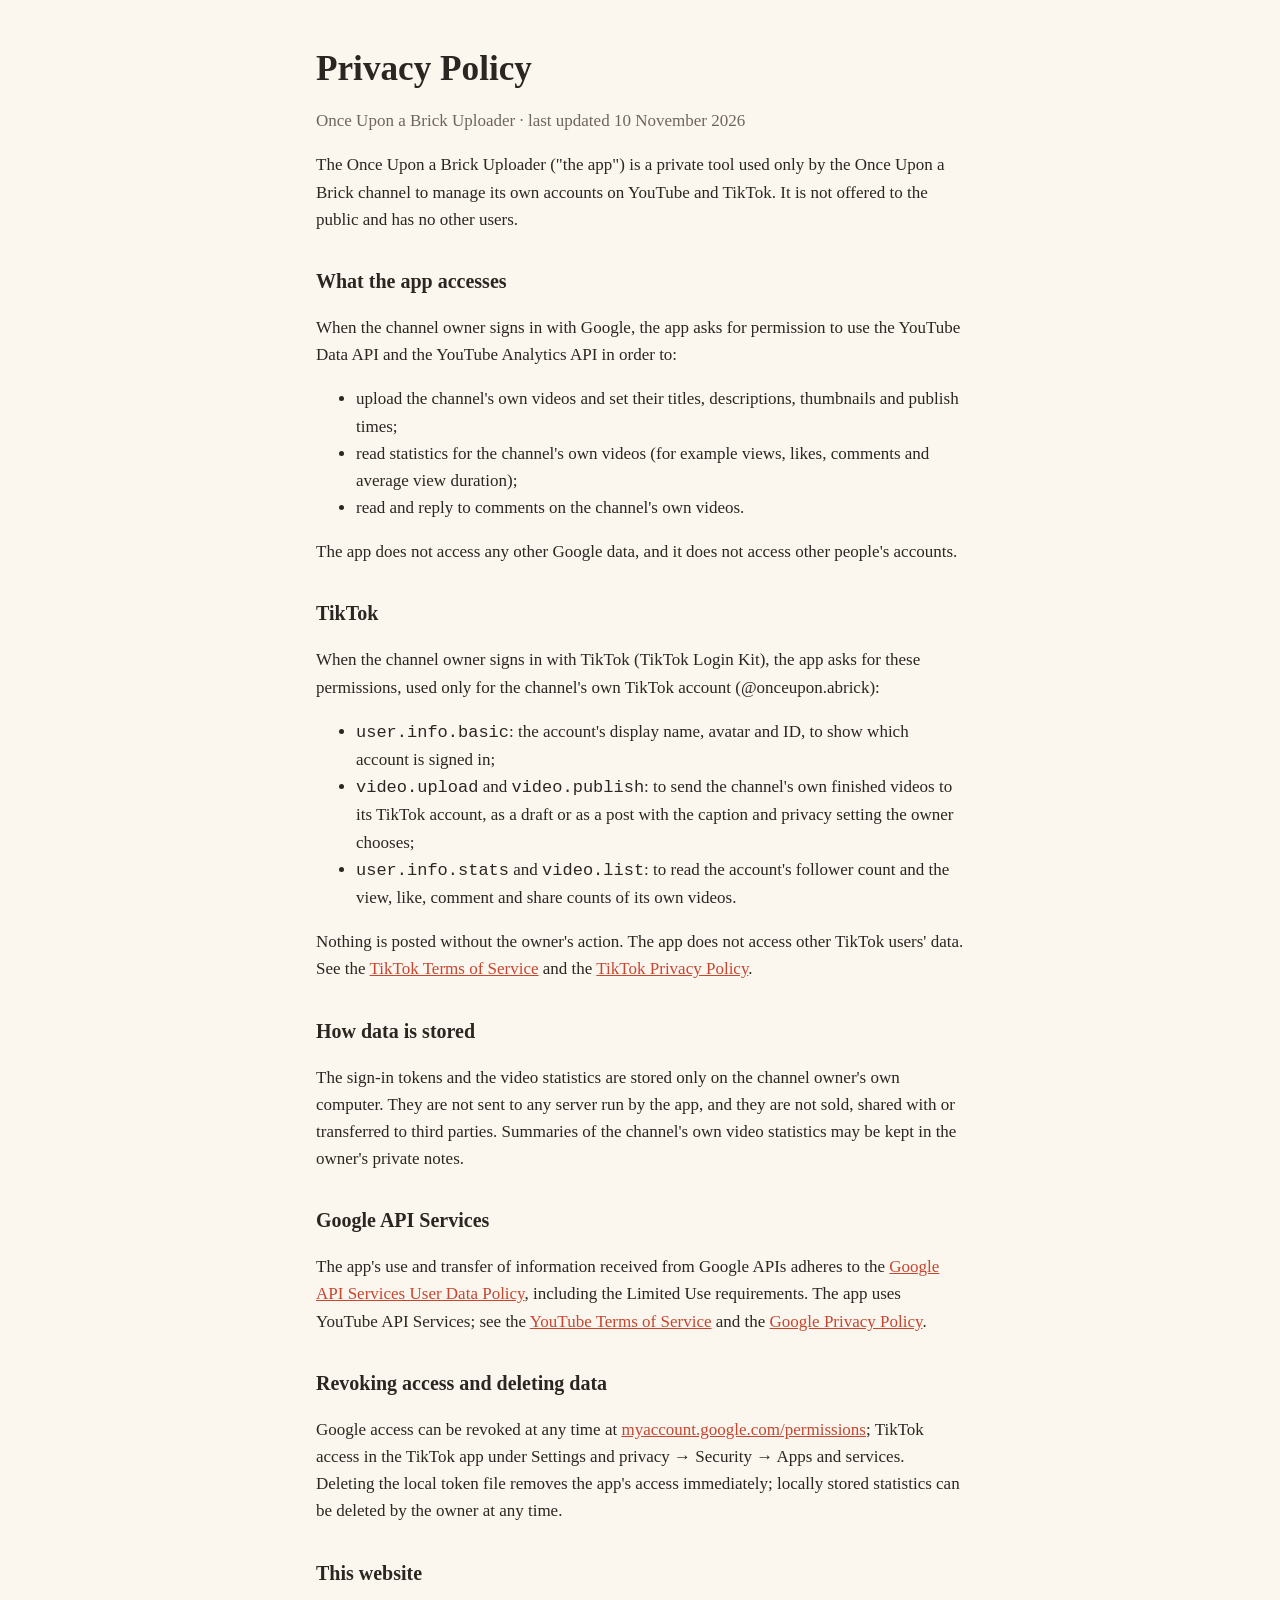
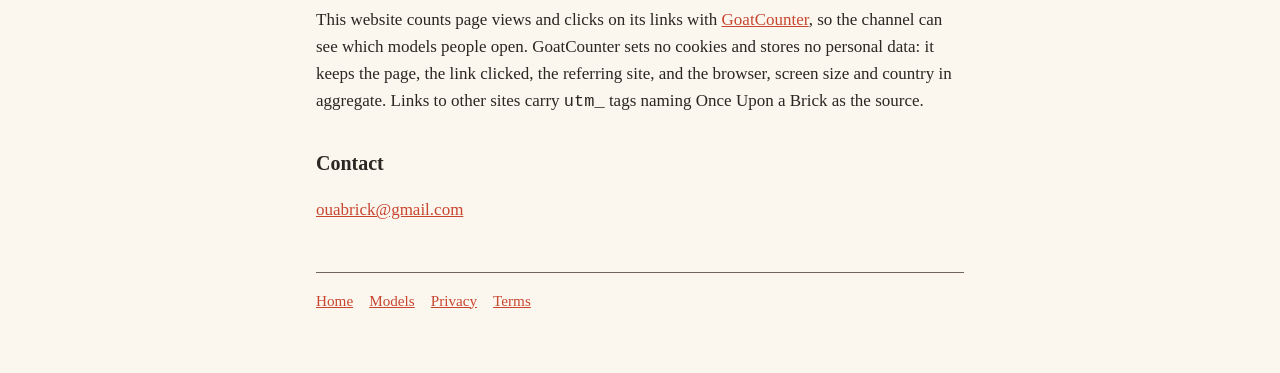
<file: privacy.html>
<!doctype html>
<html lang="en">
<head>
<meta charset="utf-8">
<meta name="viewport" content="width=device-width, initial-scale=1">
<title>Privacy Policy</title>
<meta name="description" content="Privacy policy for the Once Upon a Brick Uploader.">
<link rel="stylesheet" href="style.css">
<script data-goatcounter="https://ouabrick.goatcounter.com/count" async src="https://gc.zgo.at/count.js"></script>
<script src="track.js" defer></script>
</head>
<body>
<main>
  <h1>Privacy Policy</h1>
  <p class="muted">Once Upon a Brick Uploader · last updated 10 November 2026</p>

  <p>The Once Upon a Brick Uploader ("the app") is a private tool used only by the Once Upon a Brick channel to
  manage its own accounts on YouTube and TikTok. It is not offered to the public and has no other users.</p>

  <h2>What the app accesses</h2>
  <p>When the channel owner signs in with Google, the app asks for permission to use the YouTube Data API and the
  YouTube Analytics API in order to:</p>
  <ul>
    <li>upload the channel's own videos and set their titles, descriptions, thumbnails and publish times;</li>
    <li>read statistics for the channel's own videos (for example views, likes, comments and average view
    duration);</li>
    <li>read and reply to comments on the channel's own videos.</li>
  </ul>
  <p>The app does not access any other Google data, and it does not access other people's accounts.</p>

  <h2>TikTok</h2>
  <p>When the channel owner signs in with TikTok (TikTok Login Kit), the app asks for these permissions, used only
  for the channel's own TikTok account (@onceupon.abrick):</p>
  <ul>
    <li><code>user.info.basic</code>: the account's display name, avatar and ID, to show which account is signed in;</li>
    <li><code>video.upload</code> and <code>video.publish</code>: to send the channel's own finished videos to its
    TikTok account, as a draft or as a post with the caption and privacy setting the owner chooses;</li>
    <li><code>user.info.stats</code> and <code>video.list</code>: to read the account's follower count and the
    view, like, comment and share counts of its own videos.</li>
  </ul>
  <p>Nothing is posted without the owner's action. The app does not access other TikTok users' data. See the
  <a href="https://www.tiktok.com/legal/page/global/terms-of-service/en">TikTok Terms of Service</a> and the
  <a href="https://www.tiktok.com/legal/page/eea/privacy-policy/en">TikTok Privacy Policy</a>.</p>

  <h2>How data is stored</h2>
  <p>The sign-in tokens and the video statistics are stored only on the channel owner's own computer. They are
  not sent to any server run by the app, and they are not sold, shared with or transferred to third parties.
  Summaries of the channel's own video statistics may be kept in the owner's private notes.</p>

  <h2>Google API Services</h2>
  <p>The app's use and transfer of information received from Google APIs adheres to the
  <a href="https://developers.google.com/terms/api-services-user-data-policy">Google API Services User Data
  Policy</a>, including the Limited Use requirements. The app uses YouTube API Services; see the
  <a href="https://www.youtube.com/t/terms">YouTube Terms of Service</a> and the
  <a href="https://policies.google.com/privacy">Google Privacy Policy</a>.</p>

  <h2>Revoking access and deleting data</h2>
  <p>Google access can be revoked at any time at
  <a href="https://myaccount.google.com/permissions">myaccount.google.com/permissions</a>; TikTok access in the
  TikTok app under Settings and privacy → Security → Apps and services. Deleting the local
  token file removes the app's access immediately; locally stored statistics can be deleted by the owner at any
  time.</p>

  <h2>This website</h2>
  <p>This website counts page views and clicks on its links with <a href="https://www.goatcounter.com">GoatCounter</a>,
  so the channel can see which models people open. GoatCounter sets no cookies and stores no personal data: it keeps
  the page, the link clicked, the referring site, and the browser, screen size and country in aggregate. Links to
  other sites carry <code>utm_</code> tags naming Once Upon a Brick as the source.</p>

  <h2>Contact</h2>
  <p><a href="mailto:ouabrick@gmail.com">ouabrick@gmail.com</a></p>

  <nav><a href="index.html">Home</a><a href="models.html">Models</a><a href="privacy.html">Privacy</a><a href="terms.html">Terms</a></nav>
</main>
</body>
</html>
</file>
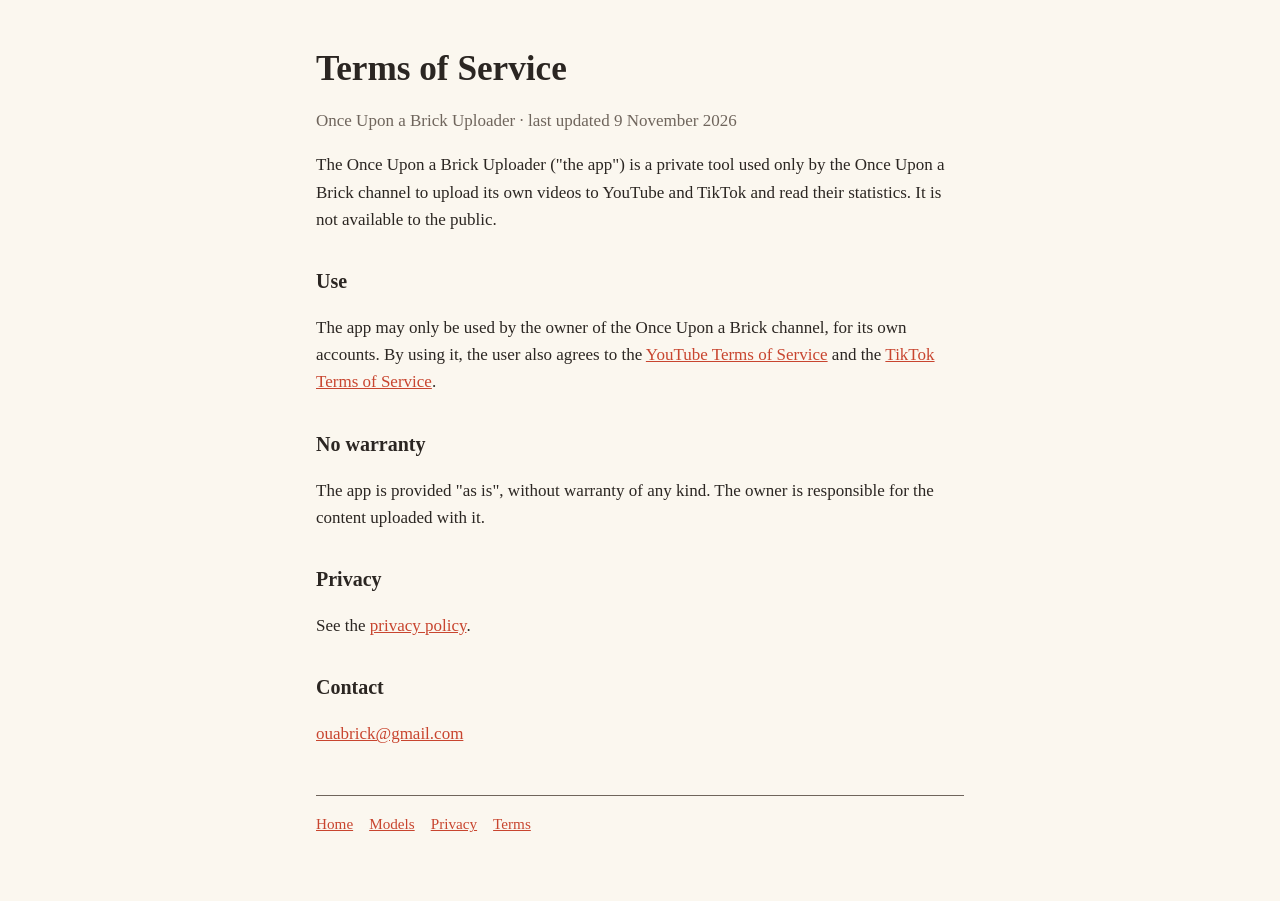
<file: terms.html>
<!doctype html>
<html lang="en">
<head>
<meta charset="utf-8">
<meta name="viewport" content="width=device-width, initial-scale=1">
<title>Terms of Service</title>
<meta name="description" content="Terms of service for the Once Upon a Brick Uploader.">
<link rel="stylesheet" href="style.css">
<script data-goatcounter="https://ouabrick.goatcounter.com/count" async src="https://gc.zgo.at/count.js"></script>
<script src="track.js" defer></script>
</head>
<body>
<main>
  <h1>Terms of Service</h1>
  <p class="muted">Once Upon a Brick Uploader · last updated 9 November 2026</p>

  <p>The Once Upon a Brick Uploader ("the app") is a private tool used only by the Once Upon a Brick channel to
  upload its own videos to YouTube and TikTok and read their statistics. It is not available to the public.</p>

  <h2>Use</h2>
  <p>The app may only be used by the owner of the Once Upon a Brick channel, for its own accounts. By using
  it, the user also agrees to the <a href="https://www.youtube.com/t/terms">YouTube Terms of Service</a> and the
  <a href="https://www.tiktok.com/legal/page/global/terms-of-service/en">TikTok Terms of Service</a>.</p>

  <h2>No warranty</h2>
  <p>The app is provided "as is", without warranty of any kind. The owner is responsible for the content uploaded
  with it.</p>

  <h2>Privacy</h2>
  <p>See the <a href="privacy.html">privacy policy</a>.</p>

  <h2>Contact</h2>
  <p><a href="mailto:ouabrick@gmail.com">ouabrick@gmail.com</a></p>

  <nav><a href="index.html">Home</a><a href="models.html">Models</a><a href="privacy.html">Privacy</a><a href="terms.html">Terms</a></nav>
</main>
</body>
</html>
</file>
<file: style.css>
:root { --bg: #fbf7ef; --fg: #2b2622; --muted: #6f655c; --accent: #c8452f; }
@media (prefers-color-scheme: dark) { :root { --bg: #1d1a17; --fg: #f1ebe2; --muted: #b3a89c; --accent: #f07a5f; } }
* { box-sizing: border-box; }
body { margin: 0; background: var(--bg); color: var(--fg); font: 17px/1.6 Georgia, "Times New Roman", serif; }
main { max-width: 680px; margin: 0 auto; padding: 48px 16px 64px; }
h1 { font-size: 2.2rem; line-height: 1.2; margin: 0 0 8px; }
h2 { font-size: 1.25rem; margin: 32px 0 8px; }
p, li { color: var(--fg); }
.muted { color: var(--muted); }
a { color: var(--accent); }
nav { margin-top: 48px; padding-top: 16px; border-top: 1px solid var(--muted); font-size: 0.95rem; }
nav a { margin-right: 16px; }
.cta { display: flex; gap: 18px; align-items: center; margin: 28px 0 8px; padding: 16px; border-radius: 16px; text-decoration: none;
  color: var(--fg); background: color-mix(in srgb, var(--accent) 10%, var(--bg)); border: 1px solid color-mix(in srgb, var(--accent) 35%, var(--bg));
  transition: transform .15s ease, border-color .15s ease; }
.cta:hover { transform: translateY(-2px); border-color: var(--accent); }
.cta-pics { display: flex; flex: 0 0 auto; }
.cta-pics img { width: 54px; height: 96px; object-fit: cover; border-radius: 8px; border: 2px solid var(--bg); margin-left: -14px;
  box-shadow: 0 4px 12px rgba(0,0,0,.18); }
.cta-pics img:first-child { margin-left: 0; }
.cta-text { display: flex; flex-direction: column; gap: 4px; }
.cta-text strong { font-size: 1.35rem; line-height: 1.2; }
.cta-text span { color: var(--muted); font-size: .95rem; line-height: 1.45; }
.cta-text .cta-go { color: var(--accent); font-weight: bold; margin-top: 4px; }
.socials { list-style: none; padding: 0; margin: 0; display: grid; grid-template-columns: repeat(auto-fill, minmax(min(150px, 100%), 1fr)); gap: 10px; }
.socials a { display: block; padding: 10px 14px; border-radius: 12px; border: 1px solid color-mix(in srgb, var(--muted) 40%, var(--bg));
  text-decoration: none; color: var(--fg); font-weight: bold; }
.socials a:hover { border-color: var(--accent); }
.socials a span { display: block; font-weight: normal; font-size: .85rem; color: var(--muted); overflow-wrap: anywhere; }
@media (max-width: 480px) { .cta { flex-direction: column; align-items: flex-start; } }
</file>
